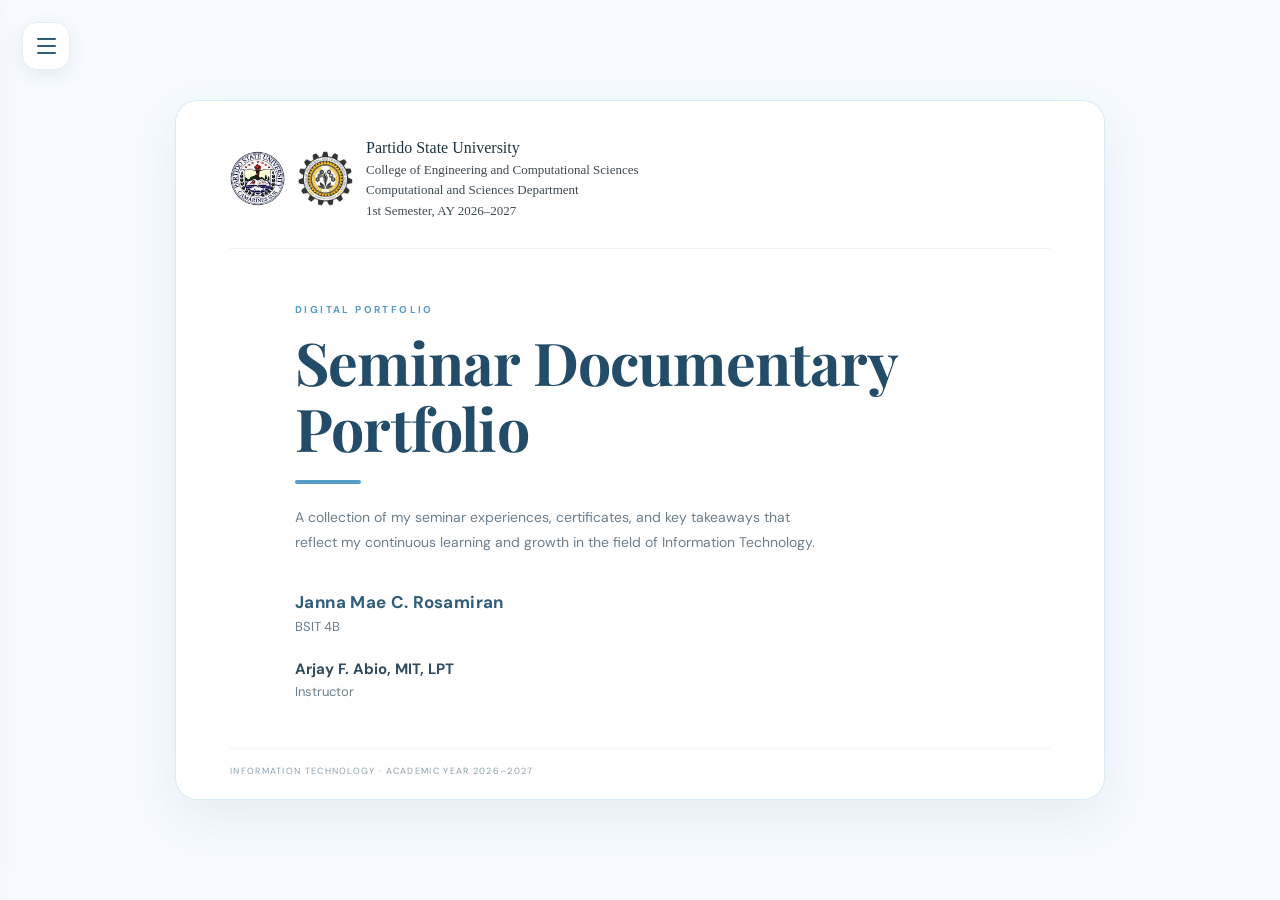
<file: Janna Mae/index.html>
<!DOCTYPE html>
<html lang="en">
<head>
  <meta charset="UTF-8">
  <meta name="viewport" content="width=device-width, initial-scale=1.0">
  <title>Rosamiran | BSIT 4B</title>
  <link rel="stylesheet" href="style.css">
</head>
  <button class="menu-button" aria-label="Open navigation menu" onclick="openMenu()">
    <span></span><span></span><span></span>
  </button>
  <div class="menu-overlay" id="menuOverlay" onclick="closeMenu()"></div>
  <nav class="menu-panel" id="menuPanel" aria-label="Portfolio navigation">
    <button class="close-button" aria-label="Close navigation menu" onclick="closeMenu()">×</button>
    <div class="menu-heading">PORTFOLIO MENU</div>
    <a class="menu-link active" href="index.html"><span class="menu-number">⌂</span> Home</a>
    <a class="menu-link" href="theme1.html"><span class="menu-number">01</span> Emerging Trends and Innovations in IT</a>
    <a class="menu-link" href="theme2.html"><span class="menu-number">02</span> Cybersecurity and Ethical Issues in IT</a>
    <a class="menu-link" href="theme3.html"><span class="menu-number">03</span> Data Analytics and Artificial Intelligence</a>
    <a class="menu-link" href="theme4.html"><span class="menu-number">04</span> Cloud Computing, DevOps and Modern IT Infrastructure</a>
    <a class="menu-link" href="theme5.html"><span class="menu-number">05</span> Tech Entrepreneurship and Startups</a>
  </nav>

  <main class="cover">
    <section class="cover-card">
      <header class="school-header">
        <div class="logo-placeholder" aria-label="University seal placeholder">
          <img src="Logo/parsu logo.png" alt="University Logo">
        </div>
        <div class="logo-placeholder gear" aria-label="College seal placeholder">
          <img src="Logo/cecs logo.png" alt="CCS Logo">
        </div>

        <div class="school-text">
          <div class="university">Partido State University</div>
          <div>College of Engineering and Computational Sciences</div>
          <div>Computational and Sciences Department</div>
          <div>1st Semester, AY 2026–2027</div>
        </div>
      </header>

      <div class="cover-main">
        <div class="eyebrow">DIGITAL PORTFOLIO</div>
        <h1>Seminar Documentary<br>Portfolio</h1>
        <div class="title-rule"></div>
        <p class="cover-description">A collection of my seminar experiences, certificates, and key takeaways that reflect my continuous learning and growth in the field of Information Technology.</p>
        <div class="student-block">
          <div class="student-name">Janna Mae C. Rosamiran</div>
          <div class="student-course">BSIT 4B</div>
        </div>
        <div class="instructor-block">
          <div class="instructor-name">Arjay F. Abio, MIT, LPT</div>
          <div class="instructor-title">Instructor</div>
        </div>
      </div>
      <footer class="cover-footer">INFORMATION TECHNOLOGY · ACADEMIC YEAR 2026–2027</footer>
    </section>
  </main>
  <script src="script.js"></script>
</body>
</html>
</file>
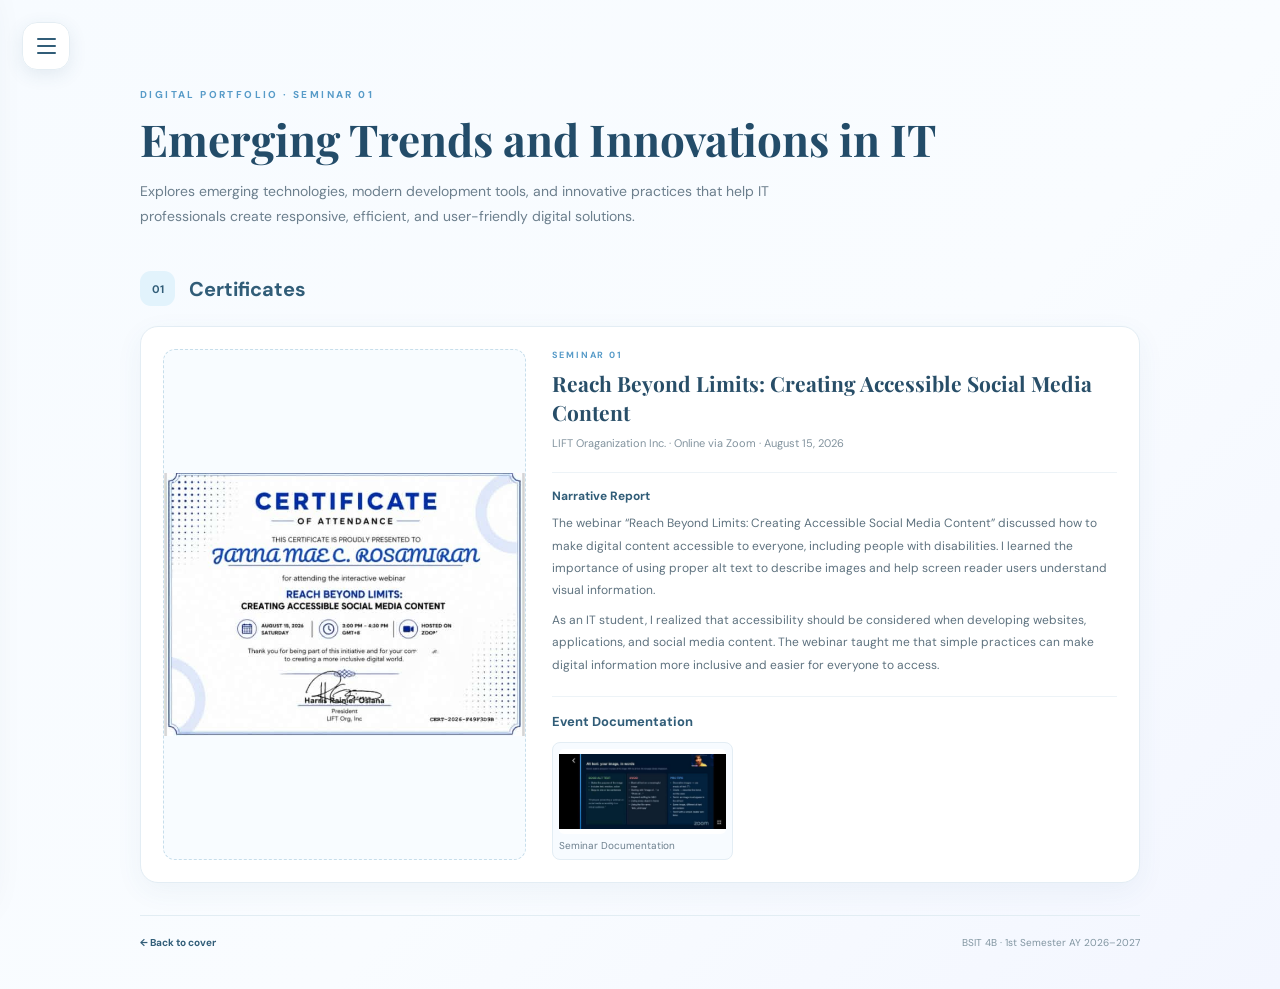
<file: Janna Mae/theme1.html>
<!DOCTYPE html>
<html lang="en">
<head>
  <meta charset="UTF-8">
  <meta name="viewport" content="width=device-width, initial-scale=1.0">
  <title>Seminar 1 | Digital Portfolio</title>
  <link rel="stylesheet" href="style.css">
</head>
<body class="theme-body">

  <button class="menu-button" aria-label="Open navigation menu" onclick="openMenu()">
    <span></span><span></span><span></span>
  </button>

  <div class="menu-overlay" id="menuOverlay" onclick="closeMenu()"></div>

  <nav class="menu-panel" id="menuPanel" aria-label="Portfolio navigation">
    <button class="close-button" aria-label="Close navigation menu" onclick="closeMenu()">×</button>
    <div class="menu-heading">PORTFOLIO MENU</div>

    <a class="menu-link" href="index.html"><span class="menu-number">⌂</span> Home</a>
    <a class="menu-link active" href="theme1.html"><span class="menu-number">01</span> Emerging Trends and Innovations in IT</a>
    <a class="menu-link" href="theme2.html"><span class="menu-number">02</span> Cybersecurity and Ethical Issues in IT</a>
    <a class="menu-link" href="theme3.html"><span class="menu-number">03</span> Data Analytics and Artificial Intelligence in Practice</a>
    <a class="menu-link" href="theme4.html"><span class="menu-number">04</span> Cloud Computing, DevOps and Modern IT Infrastructure</a>
    <a class="menu-link" href="theme5.html"><span class="menu-number">05</span> Tech Entrepreneurship and Startups in the IT Industry</a>
  </nav>

  <main class="theme-container">

    <div class="page-kicker">DIGITAL PORTFOLIO · SEMINAR 01</div>

    <h1 class="theme-title">Emerging Trends and Innovations in IT</h1>

    <p class="theme-intro">
      Explores emerging technologies, modern development tools, and innovative practices that help IT professionals create responsive, efficient, and user-friendly digital solutions.
    </p>

    <div class="section-heading">
      <span>01</span>
      <h2>Certificates</h2>
    </div>

    <div class="seminar-list">

      <article class="seminar-card">

        <div class="certificate-frame">
          <img
            src="Certificates/seminar 1.jpg"
            alt="Certificate for Reach Beyond Limits: Creating Accessible Social Media Content"
            onerror="this.style.display='none'; this.nextElementSibling.style.display='flex';"
          >

          <div class="certificate-placeholder">
            <span>＋</span>
            <strong>Certificate image</strong>
            <small>Replace theme1_certificate1.jpg in the certificates folder</small>
          </div>
        </div>

        <div class="seminar-details">

          <div class="seminar-label">SEMINAR 01</div>

          <h3>Reach Beyond Limits: Creating Accessible Social Media Content</h3>

          <p class="seminar-meta">
            LIFT Oraganization Inc. · Online via Zoom · August 15, 2026
          </p>

          <div class="reflection-heading">Narrative Report</div>

          <p class="reflection">
            The webinar “Reach Beyond Limits: Creating Accessible Social Media Content” discussed how to make digital content accessible to everyone, including people with disabilities. I learned the importance of using proper alt text to describe images and help screen reader users understand visual information.
          </p>

          <p class="reflection">
            As an IT student, I realized that accessibility should be considered when developing websites, applications, and social media content. The webinar taught me that simple practices can make digital information more inclusive and easier for everyone to access.
          </p>

        <div class="documentation-section">
        <h4>Event Documentation</h4>

            <div class="documentation-gallery">
                <figure>
                <img src="Documentations/theme1/theme 1 (1).jpg" alt="Seminar documentation 1">
                <figcaption>Seminar Documentation</figcaption>
                </figure>
            </div>
            </div>

            </div>
          </div>

        </div>
      </article>

    </div>

    <div class="page-footer">
      <a href="index.html">← Back to cover</a>
      <span>BSIT 4B · 1st Semester AY 2026–2027</span>
    </div>

  </main>

  <script src="script.js"></script>

</body>
</html>
</file>
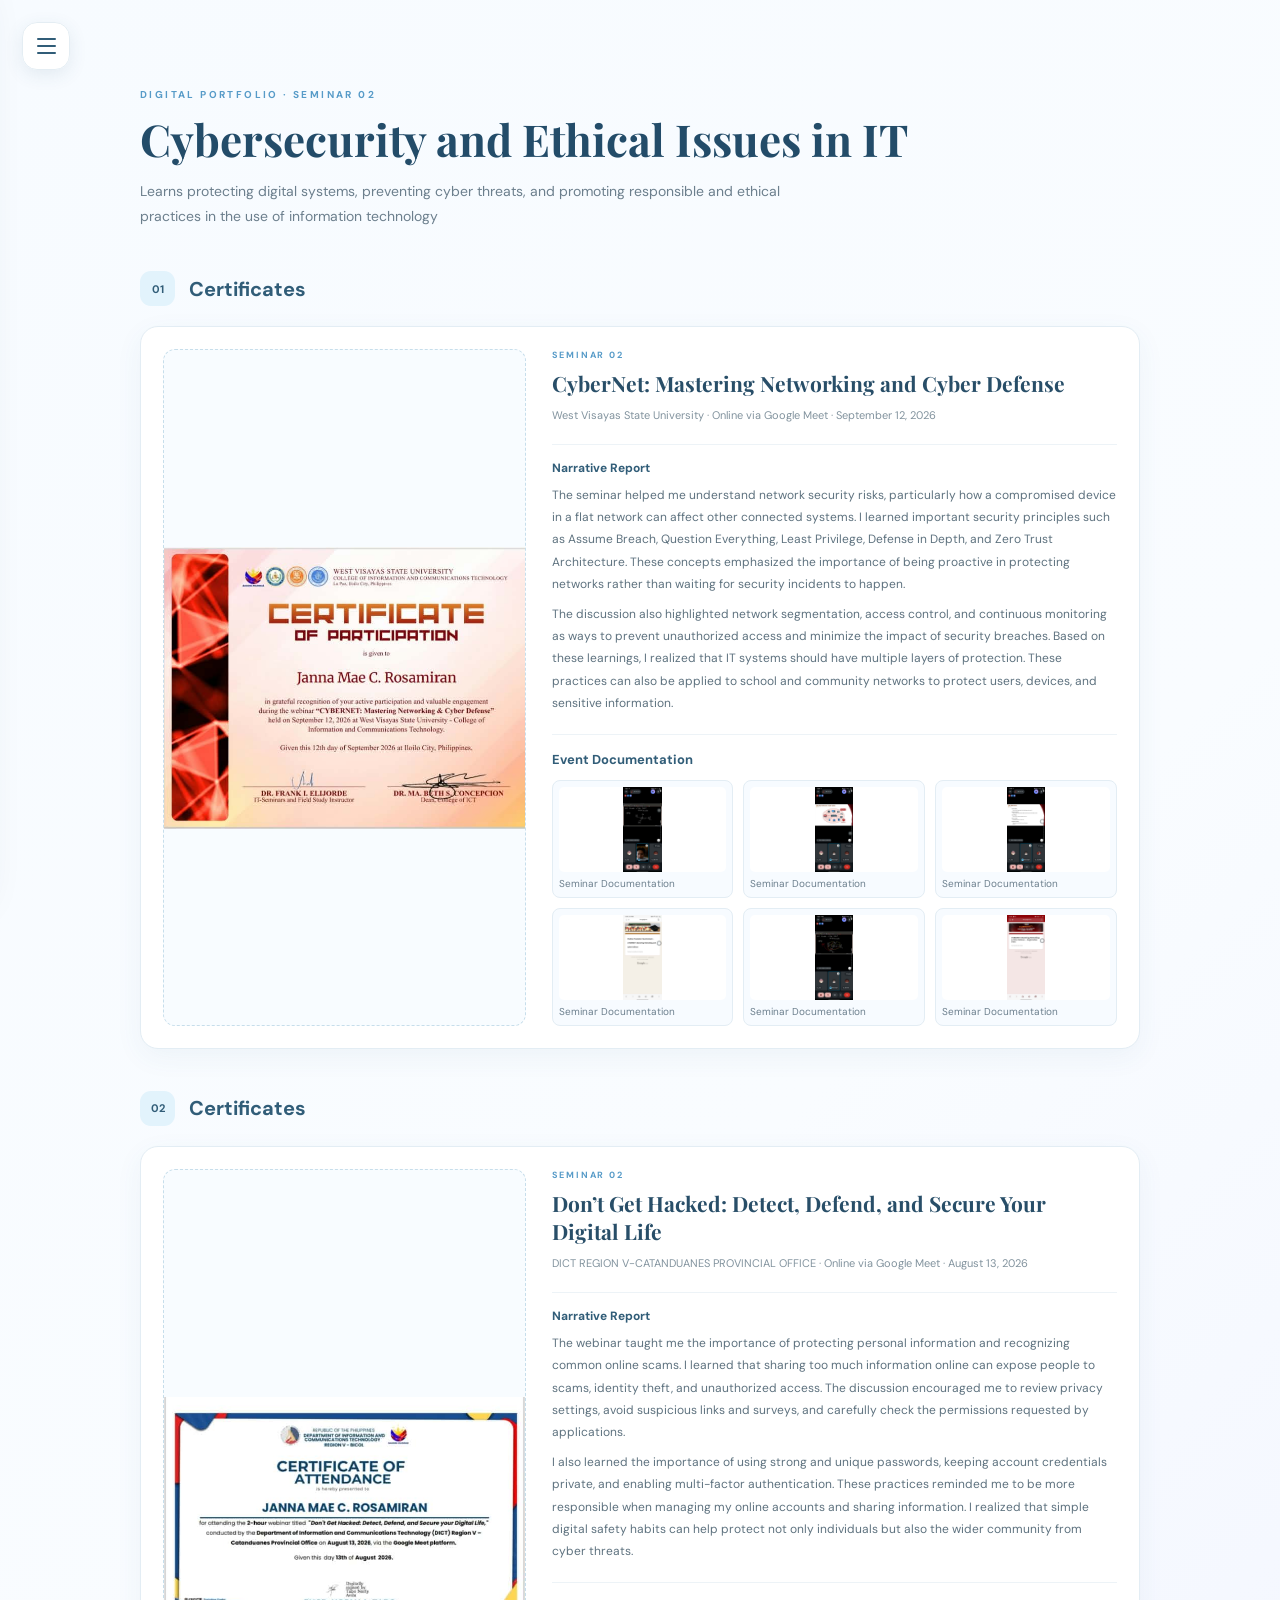
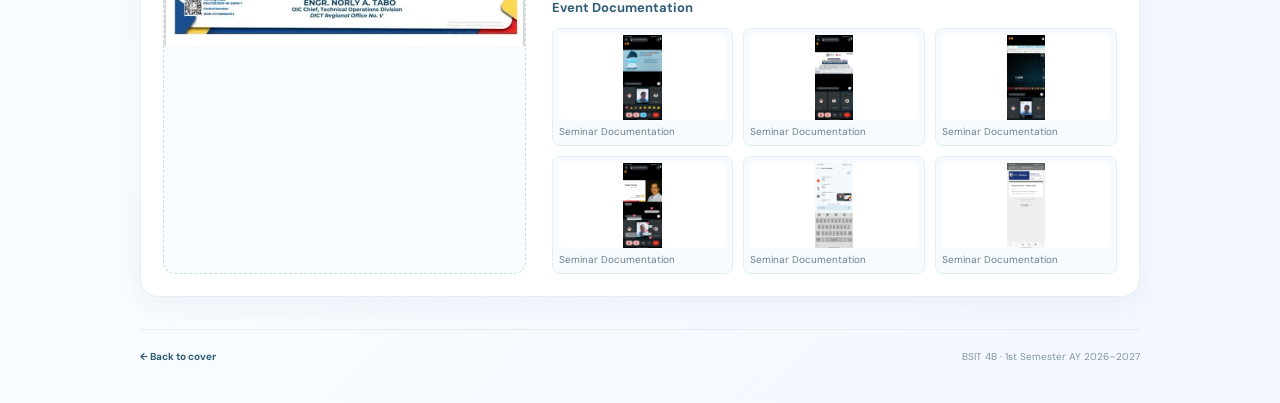
<file: Janna Mae/theme2.html>
<!DOCTYPE html>
<html lang="en">
<head>
  <meta charset="UTF-8">
  <meta name="viewport" content="width=device-width, initial-scale=1.0">
  <title>Seminar 2 | Digital Portfolio</title>
  <link rel="stylesheet" href="style.css">
</head>
<body class="theme-body">

  <button class="menu-button" aria-label="Open navigation menu" onclick="openMenu()">
    <span></span><span></span><span></span>
  </button>

  <div class="menu-overlay" id="menuOverlay" onclick="closeMenu()"></div>

  <nav class="menu-panel" id="menuPanel" aria-label="Portfolio navigation">
    <button class="close-button" aria-label="Close navigation menu" onclick="closeMenu()">×</button>
    <div class="menu-heading">PORTFOLIO MENU</div>

    <a class="menu-link" href="index.html"><span class="menu-number">⌂</span> Home</a>
    <a class="menu-link" href="theme1.html"><span class="menu-number">01</span> Emerging Trends and Innovations in IT</a>
    <a class="menu-link active" href="theme2.html"><span class="menu-number">02</span> Cybersecurity and Ethical Issues in IT</a>
    <a class="menu-link" href="theme3.html"><span class="menu-number">03</span> Data Analytics and Artificial Intelligence in Practice</a>
    <a class="menu-link" href="theme4.html"><span class="menu-number">04</span> Cloud Computing, DevOps and Modern IT Infrastructure</a>
    <a class="menu-link" href="theme5.html"><span class="menu-number">05</span> Tech Entrepreneurship and Startups in the IT Industry</a>
  </nav>

  <main class="theme-container">

    <div class="page-kicker">DIGITAL PORTFOLIO · SEMINAR 02</div>

    <h1 class="theme-title">Cybersecurity and Ethical Issues in IT</h1>

    <p class="theme-intro">
      Learns protecting digital systems, preventing cyber threats, and promoting responsible and ethical practices in the use of information technology
    </p>

    <div class="section-heading">
      <span>01</span>
      <h2>Certificates</h2>
    </div>

    <div class="seminar-list">

      <article class="seminar-card">

        <div class="certificate-frame">
          <img
            src="Certificates/seminar 2a.jpg"
            alt="Certificate for CyberNet: Mastering Networking and Cyber Defense"
            onerror="this.style.display='none'; this.nextElementSibling.style.display='flex';"
          >

          <div class="certificate-placeholder">
            <span>＋</span>
            <strong>Certificate image</strong>
            <small>Replace theme1_certificate1.jpg in the certificates folder</small>
          </div>
        </div>

        <div class="seminar-details">

          <div class="seminar-label">SEMINAR 02</div>

          <h3>CyberNet: Mastering Networking and Cyber Defense</h3>

          <p class="seminar-meta">
            West Visayas State University · Online via Google Meet · September 12, 2026
          </p>

          <div class="reflection-heading">Narrative Report</div>

          <p class="reflection">
            The seminar helped me understand network security risks, particularly how a compromised device in a flat network can affect other connected systems. I learned important security principles such as Assume Breach, Question Everything, Least Privilege, Defense in Depth, and Zero Trust Architecture. These concepts emphasized the importance of being proactive in protecting networks rather than waiting for security incidents to happen.
          </p>

          <p class="reflection">
            The discussion also highlighted network segmentation, access control, and continuous monitoring as ways to prevent unauthorized access and minimize the impact of security breaches. Based on these learnings, I realized that IT systems should have multiple layers of protection. These practices can also be applied to school and community networks to protect users, devices, and sensitive information.
          </p>

        <div class="documentation-section">
        <h4>Event Documentation</h4>

            <div class="documentation-gallery">
                <figure>
                <img src="Documentations/theme2A/theme2A (1).png" alt="Seminar documentation 1">
                <figcaption>Seminar Documentation</figcaption>
                </figure>

                <figure>
                <img src="Documentations/theme2A/theme2A (2).png" alt="Seminar documentation 2">
                <figcaption>Seminar Documentation</figcaption>
                </figure>

                <figure>
                <img src="Documentations/theme2A/theme2A (3).png" alt="Seminar documentation 3">
                <figcaption>Seminar Documentation</figcaption>
                </figure>

                <figure>
                <img src="Documentations/theme2A/theme2A (4).png" alt="Seminar documentation 4">
                <figcaption>Seminar Documentation</figcaption>
                </figure>

                <figure>
                <img src="Documentations/theme2A/theme2A (5).png" alt="Seminar documentation 5">
                <figcaption>Seminar Documentation</figcaption>
                </figure>

                <figure>
                <img src="Documentations/theme2A/theme2A (6).png" alt="Seminar documentation 6">
                <figcaption>Seminar Documentation</figcaption>
                </figure>
            </div>
            </div>

            </div>
          </div>

        </div>
      </article>

          <div class="section-heading">
      <span>02</span>
      <h2>Certificates</h2>
    </div>

    <div class="seminar-list">

      <article class="seminar-card">

        <div class="certificate-frame">
          <img
            src="Certificates/seminar 2b.jpg"
            alt="Certificate for Don’t Get Hacked: Detect, Defend, and Secure Your Digital Life"
            onerror="this.style.display='none'; this.nextElementSibling.style.display='flex';"
          >

          <div class="certificate-placeholder">
            <span>＋</span>
            <strong>Certificate image</strong>
            <small>Replace theme1_certificate1.jpg in the certificates folder</small>
          </div>
        </div>

        <div class="seminar-details">

          <div class="seminar-label">SEMINAR 02</div>

          <h3>Don’t Get Hacked: Detect, Defend, and Secure Your Digital Life</h3>

          <p class="seminar-meta">
            DICT REGION V-CATANDUANES PROVINCIAL OFFICE · Online via Google Meet · August 13, 2026
          </p>

          <div class="reflection-heading">Narrative Report</div>

          <p class="reflection">
            The webinar taught me the importance of protecting personal information and recognizing common online scams. I learned that sharing too much information online can expose people to scams, identity theft, and unauthorized access. The discussion encouraged me to review privacy settings, avoid suspicious links and surveys, and carefully check the permissions requested by applications.
          </p>

          <p class="reflection">
            I also learned the importance of using strong and unique passwords, keeping account credentials private, and enabling multi-factor authentication. These practices reminded me to be more responsible when managing my online accounts and sharing information. I realized that simple digital safety habits can help protect not only individuals but also the wider community from cyber threats.
          </p>

        <div class="documentation-section">
        <h4>Event Documentation</h4>

            <div class="documentation-gallery">
                <figure>
                <img src="Documentations/theme2B/theme2B (1).png" alt="Seminar documentation 1">
                <figcaption>Seminar Documentation</figcaption>
                </figure>

                <figure>
                <img src="Documentations/theme2B/theme2B (2).png" alt="Seminar documentation 2">
                <figcaption>Seminar Documentation</figcaption>
                </figure>

                <figure>
                <img src="Documentations/theme2B/theme2B (3).png" alt="Seminar documentation 3">
                <figcaption>Seminar Documentation</figcaption>
                </figure>

                <figure>
                <img src="Documentations/theme2B/theme2B (4).png" alt="Seminar documentation 4">
                <figcaption>Seminar Documentation</figcaption>
                </figure>

                <figure>
                <img src="Documentations/theme2B/theme2B (5).png" alt="Seminar documentation 5">
                <figcaption>Seminar Documentation</figcaption>
                </figure>

                <figure>
                <img src="Documentations/theme2B/theme2B (6).png" alt="Seminar documentation 6">
                <figcaption>Seminar Documentation</figcaption>
                </figure>
            </div>
            </div>

            </div>
          </div>

        </div>
      </article>


    </div>

    <div class="page-footer">
      <a href="index.html">← Back to cover</a>
      <span>BSIT 4B · 1st Semester AY 2026–2027</span>
    </div>

  </main>

  <script src="script.js"></script>

</body>
</html>
</file>
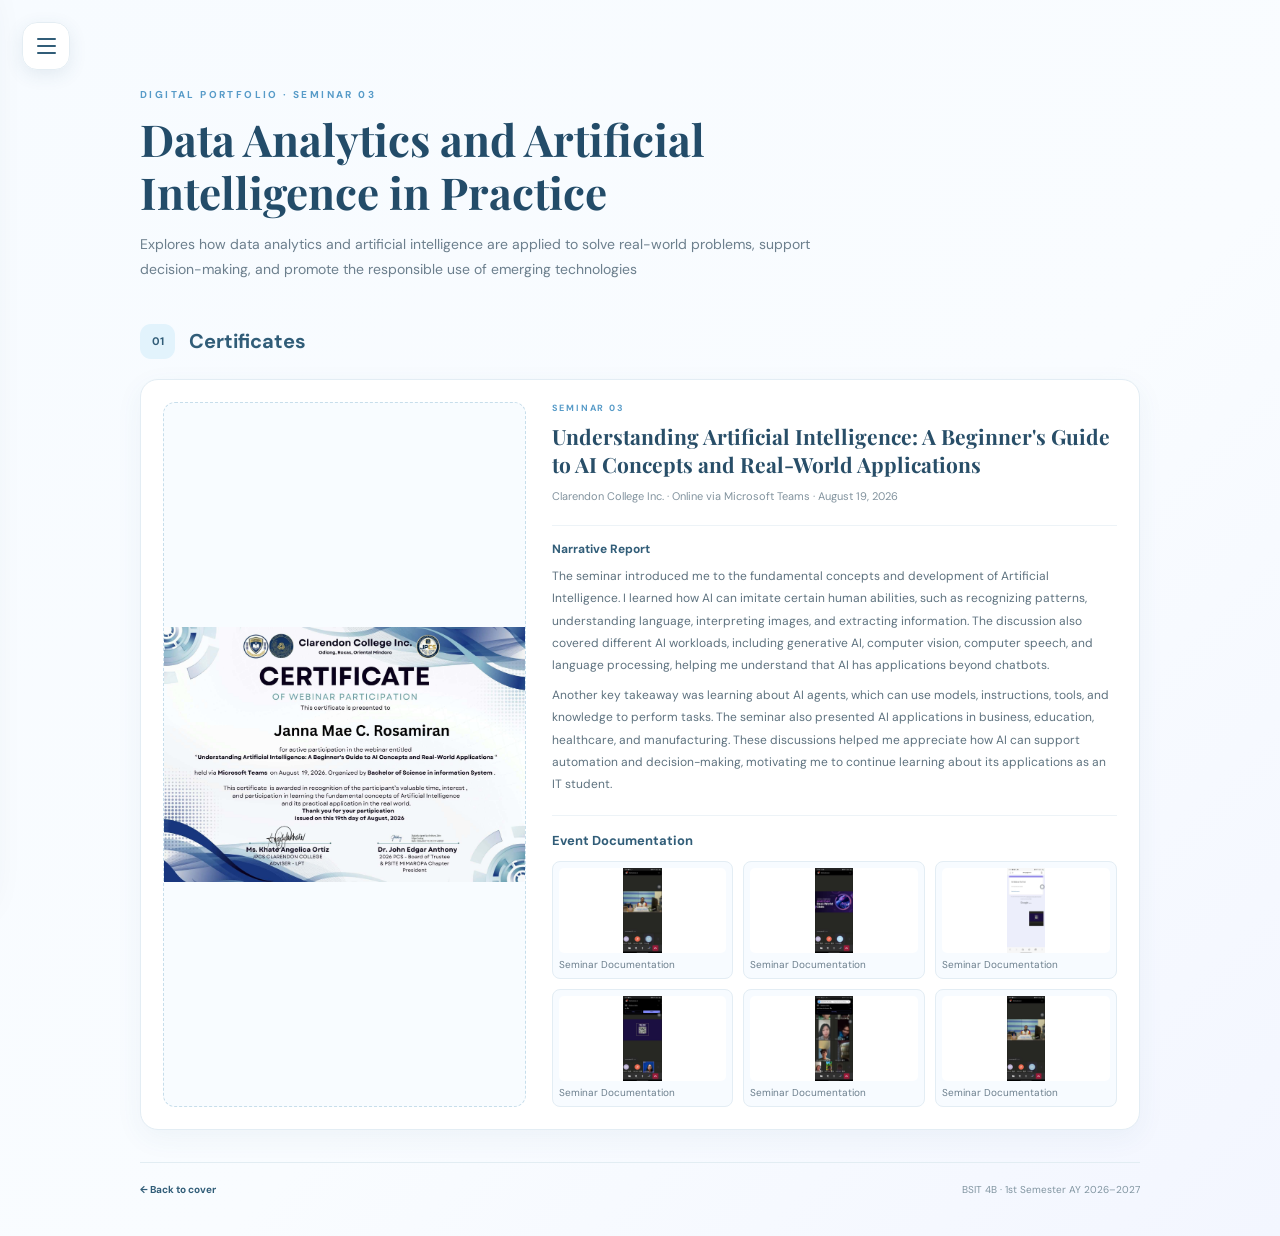
<file: Janna Mae/theme3.html>
<!DOCTYPE html>
<html lang="en">
<head>
  <meta charset="UTF-8">
  <meta name="viewport" content="width=device-width, initial-scale=1.0">
  <title>Seminar 3 | Digital Portfolio</title>
  <link rel="stylesheet" href="style.css">
</head>
<body class="theme-body">

  <button class="menu-button" aria-label="Open navigation menu" onclick="openMenu()">
    <span></span><span></span><span></span>
  </button>

  <div class="menu-overlay" id="menuOverlay" onclick="closeMenu()"></div>

  <nav class="menu-panel" id="menuPanel" aria-label="Portfolio navigation">
    <button class="close-button" aria-label="Close navigation menu" onclick="closeMenu()">×</button>
    <div class="menu-heading">PORTFOLIO MENU</div>

    <a class="menu-link" href="index.html"><span class="menu-number">⌂</span> Home</a>
    <a class="menu-link" href="theme1.html"><span class="menu-number">01</span> Emerging Trends and Innovations in IT</a>
    <a class="menu-link" href="theme2.html"><span class="menu-number">02</span> Cybersecurity and Ethical Issues in IT</a>
    <a class="menu-link active" href="theme3.html"><span class="menu-number">03</span> Data Analytics and Artificial Intelligence in Practice</a>
    <a class="menu-link" href="theme4.html"><span class="menu-number">04</span> Cloud Computing, DevOps and Modern IT Infrastructure</a>
    <a class="menu-link" href="theme5.html"><span class="menu-number">05</span> Tech Entrepreneurship and Startups in the IT Industry</a>
 </nav>

  <main class="theme-container">

    <div class="page-kicker">DIGITAL PORTFOLIO · SEMINAR 03</div>

    <h1 class="theme-title">Data Analytics and Artificial Intelligence in Practice</h1>

    <p class="theme-intro">
      Explores how data analytics and artificial intelligence are applied to solve real-world problems, support decision-making, and promote the responsible use of emerging technologies
    </p>

    <div class="section-heading">
      <span>01</span>
      <h2>Certificates</h2>
    </div>

    <div class="seminar-list">

      <article class="seminar-card">

        <div class="certificate-frame">
          <img
            src="Certificates/seminar 3.jpg"
            alt="Certificate for Understanding Artificial Intelligence: A Beginner's Guide to AI Concepts and Real-World Applications"
            onerror="this.style.display='none'; this.nextElementSibling.style.display='flex';"
          >

          <div class="certificate-placeholder">
            <span>＋</span>
            <strong>Certificate image</strong>
            <small>Replace theme1_certificate1.jpg in the certificates folder</small>
          </div>
        </div>

        <div class="seminar-details">

          <div class="seminar-label">SEMINAR 03</div>

          <h3>Understanding Artificial Intelligence: A Beginner's Guide to AI Concepts and Real-World Applications</h3>

          <p class="seminar-meta">
            Clarendon College Inc. · Online via Microsoft Teams · August 19, 2026
          </p>

          <div class="reflection-heading">Narrative Report</div>

          <p class="reflection">
            The seminar introduced me to the fundamental concepts and development of Artificial Intelligence. I learned how AI can imitate certain human abilities, such as recognizing patterns, understanding language, interpreting images, and extracting information. The discussion also covered different AI workloads, including generative AI, computer vision, computer speech, and language processing, helping me understand that AI has applications beyond chatbots.
          </p>

          <p class="reflection">
            Another key takeaway was learning about AI agents, which can use models, instructions, tools, and knowledge to perform tasks. The seminar also presented AI applications in business, education, healthcare, and manufacturing. These discussions helped me appreciate how AI can support automation and decision-making, motivating me to continue learning about its applications as an IT student.
          </p>

        <div class="documentation-section">
        <h4>Event Documentation</h4>

            <div class="documentation-gallery">
                <figure>
                <img src="Documentations/theme3A/theme3A (1).png" alt="Seminar documentation 1">
                <figcaption>Seminar Documentation</figcaption>
                </figure>

                <figure>
                <img src="Documentations/theme3A/theme3A (2).png" alt="Seminar documentation 2">
                <figcaption>Seminar Documentation</figcaption>
                </figure>

                <figure>
                <img src="Documentations/theme3A/theme3A (3).png" alt="Seminar documentation 3">
                <figcaption>Seminar Documentation</figcaption>
                </figure>

                <figure>
                <img src="Documentations/theme3A/theme3A (4).png" alt="Seminar documentation 4">
                <figcaption>Seminar Documentation</figcaption>
                </figure>

                <figure>
                <img src="Documentations/theme3A/theme3A (5).png" alt="Seminar documentation 5">
                <figcaption>Seminar Documentation</figcaption>
                </figure>

                <figure>
                <img src="Documentations/theme3A/theme3A (1).png" alt="Seminar documentation 6">
                <figcaption>Seminar Documentation</figcaption>
                </figure>
            </div>
            </div>

            </div>
          </div>

        </div>
      </article>

    </div>

    <div class="page-footer">
      <a href="index.html">← Back to cover</a>
      <span>BSIT 4B · 1st Semester AY 2026–2027</span>
    </div>

  </main>

  <script src="script.js"></script>

</body>
</html>
</file>
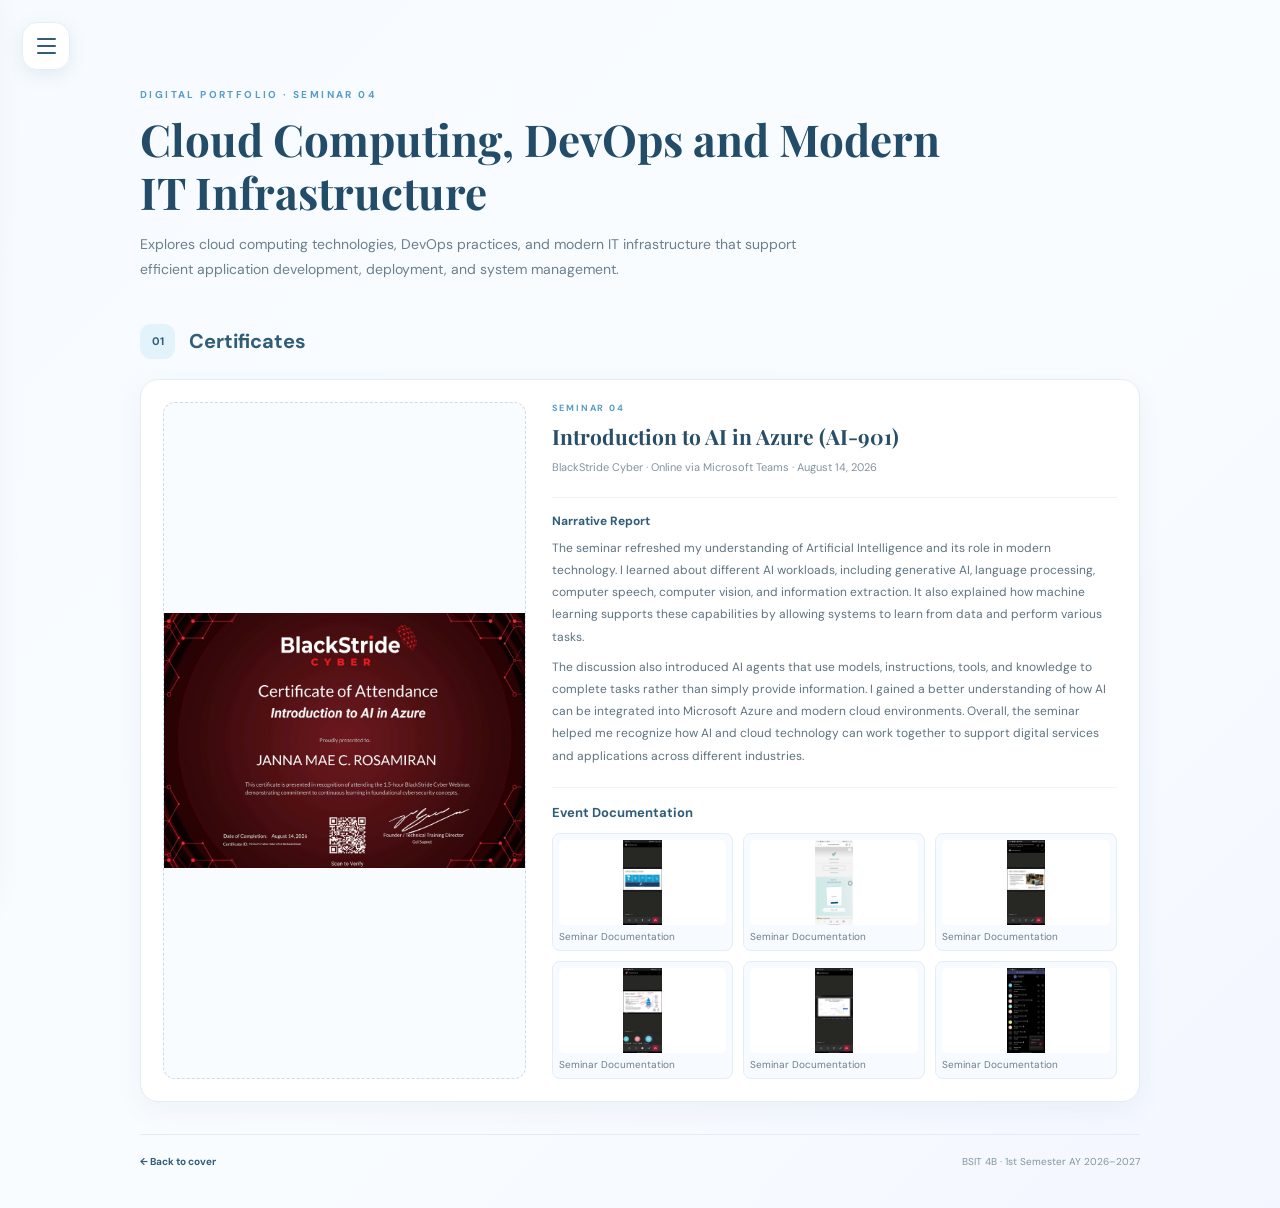
<file: Janna Mae/theme4.html>
<!DOCTYPE html>
<html lang="en">
<head>
  <meta charset="UTF-8">
  <meta name="viewport" content="width=device-width, initial-scale=1.0">
  <title>Seminar 4 | Digital Portfolio</title>
  <link rel="stylesheet" href="style.css">
</head>
<body class="theme-body">

  <button class="menu-button" aria-label="Open navigation menu" onclick="openMenu()">
    <span></span><span></span><span></span>
  </button>

  <div class="menu-overlay" id="menuOverlay" onclick="closeMenu()"></div>

  <nav class="menu-panel" id="menuPanel" aria-label="Portfolio navigation">
    <button class="close-button" aria-label="Close navigation menu" onclick="closeMenu()">×</button>
    <div class="menu-heading">PORTFOLIO MENU</div>

    <a class="menu-link" href="index.html"><span class="menu-number">⌂</span> Home</a>
    <a class="menu-link" href="theme1.html"><span class="menu-number">01</span> Emerging Trends and Innovations in IT</a>
    <a class="menu-link" href="theme2.html"><span class="menu-number">02</span> Cybersecurity and Ethical Issues in IT</a>
    <a class="menu-link" href="theme3.html"><span class="menu-number">03</span> Data Analytics and Artificial Intelligence in Practice</a>
    <a class="menu-link active" href="theme4.html"><span class="menu-number">04</span> Cloud Computing, DevOps and Modern IT Infrastructure</a>
    <a class="menu-link" href="theme5.html"><span class="menu-number">05</span> Tech Entrepreneurship and Startups in the IT Industry</a>
  </nav>

  <main class="theme-container">

    <div class="page-kicker">DIGITAL PORTFOLIO · SEMINAR 04</div>

    <h1 class="theme-title">Cloud Computing, DevOps and Modern IT Infrastructure</h1>

    <p class="theme-intro">
        Explores cloud computing technologies, DevOps practices, and modern IT infrastructure that support efficient application development, deployment, and system management.
    </p>

    <div class="section-heading">
      <span>01</span>
      <h2>Certificates</h2>
    </div>

    <div class="seminar-list">

      <article class="seminar-card">

        <div class="certificate-frame">
          <img
            src="Certificates/seminar 4.jpg"
            alt="Certificate for Introduction to AI in Azure(AI-901)"
            onerror="this.style.display='none'; this.nextElementSibling.style.display='flex';"
          >

          <div class="certificate-placeholder">
            <span>＋</span>
            <strong>Certificate image</strong>
            <small>Replace theme1_certificate1.jpg in the certificates folder</small>
          </div>
        </div>

        <div class="seminar-details">

          <div class="seminar-label">SEMINAR 04</div>

          <h3>Introduction to AI in Azure (AI-901)</h3>

          <p class="seminar-meta">
            BlackStride Cyber · Online via Microsoft Teams · August 14, 2026
          </p>

          <div class="reflection-heading">Narrative Report</div>

          <p class="reflection">
            The seminar refreshed my understanding of Artificial Intelligence and its role in modern technology. I learned about different AI workloads, including generative AI, language processing, computer speech, computer vision, and information extraction. It also explained how machine learning supports these capabilities by allowing systems to learn from data and perform various tasks.
          </p>

          <p class="reflection">
            The discussion also introduced AI agents that use models, instructions, tools, and knowledge to complete tasks rather than simply provide information. I gained a better understanding of how AI can be integrated into Microsoft Azure and modern cloud environments. Overall, the seminar helped me recognize how AI and cloud technology can work together to support digital services and applications across different industries.
          </p>

        <div class="documentation-section">
        <h4>Event Documentation</h4>

            <div class="documentation-gallery">
                <figure>
                <img src="Documentations/theme4/theme4 (1).png" alt="Seminar documentation 1">
                <figcaption>Seminar Documentation</figcaption>
                </figure>

                <figure>
                <img src="Documentations/theme4/theme4 (2).png" alt="Seminar documentation 2">
                <figcaption>Seminar Documentation</figcaption>
                </figure>

                <figure>
                <img src="Documentations/theme4/theme4 (3).png" alt="Seminar documentation 3">
                <figcaption>Seminar Documentation</figcaption>
                </figure>

                <figure>
                <img src="Documentations/theme4/theme4 (4).png" alt="Seminar documentation 4">
                <figcaption>Seminar Documentation</figcaption>
                </figure>

                <figure>
                <img src="Documentations/theme4/theme4 (5).png" alt="Seminar documentation 5">
                <figcaption>Seminar Documentation</figcaption>
                </figure>

                <figure>
                <img src="Documentations/theme4/theme4 (6).png" alt="Seminar documentation 6">
                <figcaption>Seminar Documentation</figcaption>
                </figure>
            </div>
            </div>

            </div>
          </div>

        </div>
      </article>

    </div>

    <div class="page-footer">
      <a href="index.html">← Back to cover</a>
      <span>BSIT 4B · 1st Semester AY 2026–2027</span>
    </div>

  </main>

  <script src="script.js"></script>

</body>
</html>
</file>
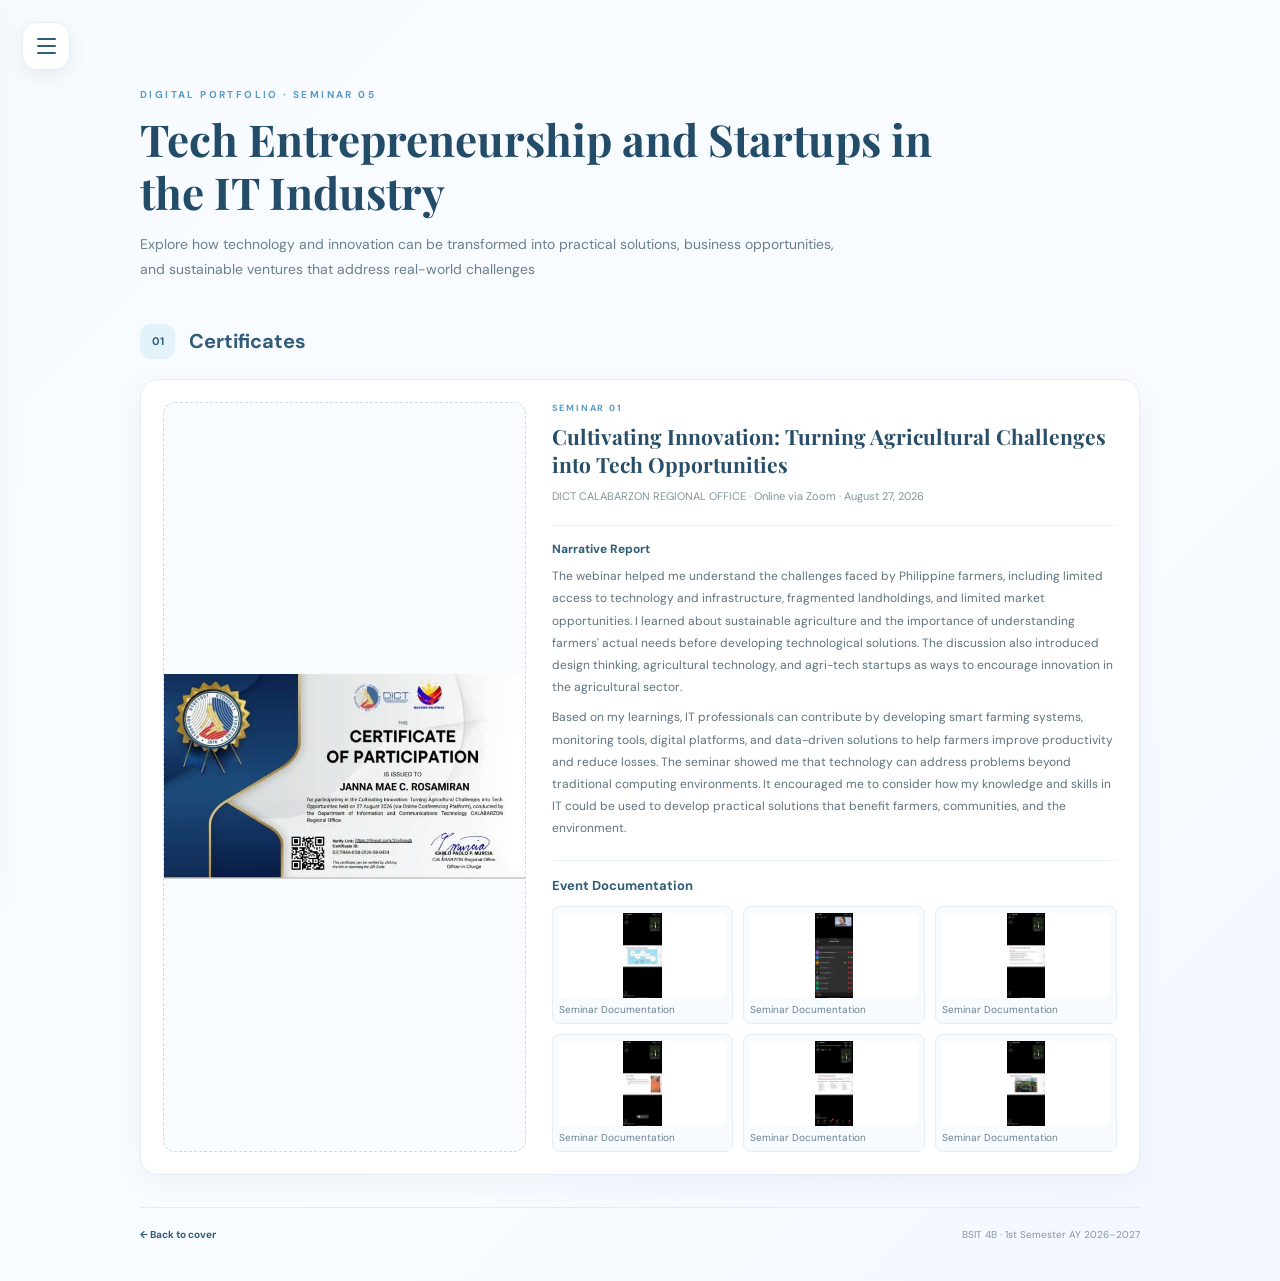
<file: Janna Mae/theme5.html>
<!DOCTYPE html>
<html lang="en">
<head>
  <meta charset="UTF-8">
  <meta name="viewport" content="width=device-width, initial-scale=1.0">
  <title>Seminar 5 | Digital Portfolio</title>
  <link rel="stylesheet" href="style.css">
</head>
<body class="theme-body">

  <button class="menu-button" aria-label="Open navigation menu" onclick="openMenu()">
    <span></span><span></span><span></span>
  </button>

  <div class="menu-overlay" id="menuOverlay" onclick="closeMenu()"></div>

  <nav class="menu-panel" id="menuPanel" aria-label="Portfolio navigation">
    <button class="close-button" aria-label="Close navigation menu" onclick="closeMenu()">×</button>
    <div class="menu-heading">PORTFOLIO MENU</div>

    <a class="menu-link" href="index.html"><span class="menu-number">⌂</span> Home</a>
    <a class="menu-link" href="theme1.html"><span class="menu-number">01</span> Emerging Trends and Innovations in IT</a>
    <a class="menu-link" href="theme2.html"><span class="menu-number">02</span> Cybersecurity and Ethical Issues in IT</a>
    <a class="menu-link" href="theme3.html"><span class="menu-number">03</span> Data Analytics and Artificial Intelligence in Practice</a>
    <a class="menu-link" href="theme4.html"><span class="menu-number">04</span> Cloud Computing, DevOps and Modern IT Infrastructure</a>
    <a class="menu-link active" href="theme5.html"><span class="menu-number">05</span> Tech Entrepreneurship and Startups in the IT Industry</a>

  </nav>

  <main class="theme-container">

    <div class="page-kicker">DIGITAL PORTFOLIO · SEMINAR 05</div>

    <h1 class="theme-title">Tech Entrepreneurship and Startups in the IT Industry</h1>

    <p class="theme-intro">
      Explore how technology and innovation can be transformed into practical solutions, business opportunities, and sustainable ventures that address real-world challenges
    </p>

    <div class="section-heading">
      <span>01</span>
      <h2>Certificates</h2>
    </div>

    <div class="seminar-list">

      <article class="seminar-card">

        <div class="certificate-frame">
          <img
            src="Certificates/seminar 5.jpg"
            alt="Certificate for Cultivating Innovation: Turning Agricultural Challenges into Tech Opportunities"
            onerror="this.style.display='none'; this.nextElementSibling.style.display='flex';"
          >

          <div class="certificate-placeholder">
            <span>＋</span>
            <strong>Certificate image</strong>
            <small>Replace theme1_certificate1.jpg in the certificates folder</small>
          </div>
        </div>

        <div class="seminar-details">

          <div class="seminar-label">SEMINAR 01</div>

          <h3>Cultivating Innovation: Turning Agricultural Challenges into Tech Opportunities</h3>

          <p class="seminar-meta">
            DICT CALABARZON REGIONAL OFFICE · Online via Zoom · August 27, 2026
          </p>

          <div class="reflection-heading">Narrative Report</div>

          <p class="reflection">
            The webinar helped me understand the challenges faced by Philippine farmers, including limited access to technology and infrastructure, fragmented landholdings, and limited market opportunities. I learned about sustainable agriculture and the importance of understanding farmers' actual needs before developing technological solutions. The discussion also introduced design thinking, agricultural technology, and agri-tech startups as ways to encourage innovation in the agricultural sector.
          </p>

          <p class="reflection">
            Based on my learnings, IT professionals can contribute by developing smart farming systems, monitoring tools, digital platforms, and data-driven solutions to help farmers improve productivity and reduce losses. The seminar showed me that technology can address problems beyond traditional computing environments. It encouraged me to consider how my knowledge and skills in IT could be used to develop practical solutions that benefit farmers, communities, and the environment.
          </p>

        <div class="documentation-section">
        <h4>Event Documentation</h4>

            <div class="documentation-gallery">
                <figure>
                <img src="Documentations/theme5/theme5 (1).png" alt="Seminar documentation 1">
                <figcaption>Seminar Documentation</figcaption>
                </figure>

                <figure>
                <img src="Documentations/theme5/theme5 (2).png" alt="Seminar documentation 2">
                <figcaption>Seminar Documentation</figcaption>
                </figure>

                <figure>
                <img src="Documentations/theme5/theme5 (3).png" alt="Seminar documentation 3">
                <figcaption>Seminar Documentation</figcaption>
                </figure>

                <figure>
                <img src="Documentations/theme5/theme5 (4).png" alt="Seminar documentation 4">
                <figcaption>Seminar Documentation</figcaption>
                </figure>

                <figure>
                <img src="Documentations/theme5/theme5 (5).png" alt="Seminar documentation 5">
                <figcaption>Seminar Documentation</figcaption>
                </figure>

                <figure>
                <img src="Documentations/theme5/theme5 (6).png" alt="Seminar documentation 6">
                <figcaption>Seminar Documentation</figcaption>
                </figure>
            </div>
            </div>

            </div>
          </div>

        </div>
      </article>

    </div>

    <div class="page-footer">
      <a href="index.html">← Back to cover</a>
      <span>BSIT 4B · 1st Semester AY 2026–2027</span>
    </div>

  </main>

  <script src="script.js"></script>

</body>
</html>
</file>
<file: Janna Mae/style.css>
@import url('https://fonts.googleapis.com/css2?family=DM+Sans:wght@400;500;600;700&family=Playfair+Display:wght@600;700&display=swap');

:root {
  --blue: #579bc8;
  --blue-deep: #315d78;
  --blue-soft: #e2f3fc;
  --blue-pale: #f7fbff;
  --text: #304653;
  --muted: #6c7f8d;
  --white: #ffffff;
  --line: #dceaf2;
  --shadow: 0 18px 55px rgba(56, 103, 132, .10);
}

* {
  box-sizing: border-box;
}

html {
  scroll-behavior: smooth;
}

body {
  margin: 0;
  color: var(--text);
  font-family: 'DM Sans', Arial, sans-serif;
  background: var(--blue-pale);
}

a {
  color: inherit;
}

/* menu */
.menu-button {
  position: fixed;
  z-index: 30;
  top: 22px;
  left: 22px;
  width: 48px;
  height: 48px;
  border: 1px solid #e4edf3;
  border-radius: 15px;
  background: rgba(255, 255, 255, .96);
  box-shadow: 0 5px 18px rgba(49, 93, 120, .10);
  display: flex;
  flex-direction: column;
  justify-content: center;
  align-items: center;
  gap: 5px;
  cursor: pointer;
}

.menu-button span {
  width: 19px;
  height: 2px;
  border-radius: 4px;
  background: var(--blue-deep);
}

/* side menu */
.menu-panel {
  position: fixed;
  z-index: 50;
  top: 0;
  left: 0;
  bottom: 0;
  width: 360px;
  max-width: 88vw;
  padding: 82px 20px 26px;
  background: white;
  box-shadow: 14px 0 40px rgba(24, 59, 80, .13);
  transform: translateX(-110%);
  transition: transform .28s ease;
  overflow-y: auto;
}

.menu-panel.open {
  transform: translateX(0);
}

.close-button {
  position: absolute;
  top: 20px;
  right: 20px;
  border: 0;
  background: #f0f7fb;
  color: var(--blue-deep);
  border-radius: 12px;
  width: 38px;
  height: 38px;
  font-size: 27px;
  line-height: 1;
  cursor: pointer;
}

.menu-heading {
  color: var(--muted);
  font-size: 10px;
  font-weight: 700;
  letter-spacing: 2px;
  margin: 0 0 16px 10px;
}

.menu-link {
  display: flex;
  gap: 12px;
  align-items: flex-start;
  text-decoration: none;
  padding: 13px 12px;
  border-radius: 12px;
  font-size: 13px;
  line-height: 1.45;
  margin-bottom: 5px;
}

.menu-link:hover,
.menu-link.active {
  background: #edf7fd;
  color: var(--blue-deep);
}

.menu-number {
  flex: 0 0 28px;
  color: var(--blue);
  font-weight: 700;
  font-size: 11px;
  padding-top: 2px;
}

.menu-overlay {
  position: fixed;
  z-index: 40;
  inset: 0;
  background: rgba(26, 50, 64, .25);
  opacity: 0;
  visibility: hidden;
  transition: .25s;
}

.menu-overlay.show {
  opacity: 1;
  visibility: visible;
}

/* page cover */
.cover-body {
  min-height: 100vh;
  background:
    radial-gradient(ellipse at 15% 10%, #e4f5ff 0, transparent 40%),
    radial-gradient(ellipse at 90% 90%, #f0eefe 0, transparent 35%),
    #f7fbff;
}

.cover {
  min-height: 100vh;
  padding: 42px 24px;
  display: flex;
  justify-content: center;
  align-items: center;
}

.cover-card {
  width: min(100%, 930px);
  min-height: 690px;
  background: rgba(255, 255, 255, .95);
  border: 1px solid rgba(216, 233, 243, .95);
  border-radius: 22px;
  box-shadow: var(--shadow);
  padding: 35px 54px 22px;
  display: flex;
  flex-direction: column;
}

.school-header {
  display: flex;
  align-items: center;
  gap: 13px;
  padding-bottom: 27px;
  border-bottom: 1px solid #edf3f7;
}

/* Adjust logo sizes */
.logo-placeholder {
  width: 55px;
  height: 55px;
  flex-shrink: 0;
}

.logo-placeholder img {
  width: 100%;
  height: 100%;
  object-fit: contain;
  display: block;
}

.school-text {
  font-family: Georgia, serif;
  font-size: 13px;
  line-height: 1.55;
  color: #3d4a52;
}

.school-text .university {
  font-size: 16px;
  color: #1f3442;
}

.cover-main {
  width: min(100%, 690px);
  margin: auto;
  padding: 54px 0 48px;
}

.eyebrow,
.page-kicker {
  color: var(--blue);
  font-size: 10px;
  font-weight: 700;
  letter-spacing: 2.4px;
}

.cover h1 {
  margin: 13px 0 18px;
  font: 700 clamp(37px, 5.5vw, 59px)/1.13 'Playfair Display', Georgia, serif;
  letter-spacing: -.8px;
  color: #234c69;
}

.title-rule {
  width: 66px;
  height: 4px;
  border-radius: 5px;
  background: var(--blue);
  margin: 0 0 21px;
}

.cover-description {
  max-width: 520px;
  color: var(--muted);
  font-size: 14px;
  line-height: 1.8;
  margin: 0;
}

.student-block {
  margin-top: 36px;
}

.student-name {
  color: var(--blue-deep);
  font-weight: 700;
  font-size: 17px;
  letter-spacing: .4px;
}

.student-course {
  margin-top: 5px;
  font-size: 13px;
  color: var(--muted);
}

.instructor-block {
  margin-top: 24px;
}

.instructor-name {
  font-weight: 700;
  font-size: 15px;
  color: #304c5e;
}

.instructor-title {
  margin-top: 4px;
  color: var(--muted);
  font-size: 13px;
}

.cover-footer {
  padding-top: 16px;
  border-top: 1px solid #edf3f7;
  color: #8aa0ad;
  font-size: 9px;
  letter-spacing: 1.3px;
}

/* seminar pages */
.theme-body {
  background: linear-gradient(
    135deg,
    #f7fbff 0%,
    #f9fcff 58%,
    #f3f6ff 100%
  );
  min-height: 100vh;
}

.theme-container {
  width: min(calc(100% - 40px), 1000px);
  margin: 0 auto;
  padding: 88px 0 40px;
}

.theme-title {
  margin: 12px 0 13px;
  max-width: 800px;
  font: 700 clamp(30px, 4vw, 44px)/1.2 'Playfair Display', Georgia, serif;
  color: #234c69;
}

.theme-intro {
  max-width: 700px;
  margin: 0;
  color: var(--muted);
  font-size: 14px;
  line-height: 1.8;
}

.section-heading {
  display: flex;
  align-items: center;
  gap: 14px;
  margin: 42px 0 20px;
}

.section-heading span {
  display: grid;
  place-items: center;
  width: 35px;
  height: 35px;
  border-radius: 11px;
  background: var(--blue-soft);
  color: var(--blue-deep);
  font-size: 11px;
  font-weight: 700;
}

.section-heading h2 {
  margin: 0;
  color: var(--blue-deep);
  font-size: 20px;
}

.seminar-list {
  display: flex;
  flex-direction: column;
  gap: 22px;
}

/* card */
.seminar-card {
  display: grid;
  grid-template-columns: minmax(220px, 38%) minmax(0, 1fr);
  gap: 26px;
  background: white;
  border: 1px solid #e3edf4;
  border-radius: 18px;
  padding: 22px;
  box-shadow: 0 8px 28px rgba(56, 103, 132, .06);
  min-width: 0;
}

.certificate-frame {
  min-height: 210px;
  position: relative;
  display: flex;
  align-items: center;
  justify-content: center;
  overflow: hidden;
  border-radius: 12px;
  border: 1px dashed #c7deeb;
  background: #f8fcff;
}

.certificate-frame img {
  display: block;
  width: 100%;
  height: 100%;
  max-height: 290px;
  object-fit: contain;
  position: relative;
  z-index: 2;
}

.certificate-placeholder {
  position: absolute;
  inset: 0;
  display: flex;
  flex-direction: column;
  align-items: center;
  justify-content: center;
  text-align: center;
  gap: 7px;
  padding: 15px;
  color: #6e8a9b;
}

.certificate-placeholder span {
  display: grid;
  place-items: center;
  width: 37px;
  height: 37px;
  border-radius: 12px;
  background: #e5f4fc;
  color: var(--blue);
  font-size: 24px;
}

.certificate-placeholder strong {
  font-size: 12px;
}

.certificate-placeholder small {
  font-size: 10px;
  line-height: 1.5;
}

.seminar-label {
  color: var(--blue);
  font-size: 9px;
  letter-spacing: 1.8px;
  font-weight: 700;
}

.seminar-details {
  min-width: 0;
}

.seminar-details h3 {
  margin: 8px 0 9px;
  color: #284e68;
  font: 700 21px/1.35 'Playfair Display', Georgia, serif;
  overflow-wrap: anywhere;
}

.seminar-meta {
  margin: 0;
  color: #82939e;
  font-size: 11px;
  line-height: 1.6;
}

.reflection-heading {
  margin-top: 20px;
  padding-top: 15px;
  border-top: 1px solid #edf3f7;
  color: var(--blue-deep);
  font-weight: 700;
  font-size: 12px;
}

.reflection {
  margin: 8px 0 0;
  color: #5e727f;
  font-size: 12px;
  line-height: 1.85;
}

/* documentation */
.documentation-section {
  margin-top: 20px;
  padding-top: 16px;
  border-top: 1px solid #edf3f7;
  width: 100%;
  min-width: 0;
}

.documentation-section h4 {
  margin: 0 0 12px;
  color: #315d78;
  font-size: 13px;
}

.documentation-gallery {
  display: grid;
  grid-template-columns: repeat(3, minmax(0, 1fr));
  gap: 10px;
  width: 100%;
  min-width: 0;
}

.documentation-gallery figure {
  min-width: 0;
  margin: 0;
  padding: 6px;
  background: #f7fbff;
  border: 1px solid #e3edf4;
  border-radius: 8px;
}

.documentation-gallery img {
  display: block;
  width: 100%;
  height: 85px;
  object-fit: contain;
  background: #ffffff;
  border-radius: 5px;
}

.documentation-gallery figcaption {
  margin-top: 5px;
  color: #6c7f8d;
  font-size: 10px;
  line-height: 1.4;
  overflow-wrap: anywhere;
}

/* footer */
.page-footer {
  display: flex;
  align-items: center;
  justify-content: space-between;
  gap: 15px;
  margin-top: 32px;
  padding-top: 20px;
  border-top: 1px solid #e2edf3;
  color: #8195a1;
  font-size: 10px;
}

.page-footer a {
  color: var(--blue-deep);
  text-decoration: none;
  font-weight: 700;
}

.page-footer a:hover {
  text-decoration: underline;
}

/* mobile layout */
@media (max-width: 650px) {
  .cover {
    padding: 18px 12px;
    align-items: flex-start;
  }

  .cover-card {
    min-height: calc(100vh - 36px);
    padding: 25px 22px 18px;
    border-radius: 17px;
  }

  .school-header {
    gap: 8px;
    align-items: flex-start;
  }

  .logo-placeholder {
    flex-basis: 37px;
    height: 37px;
    font-size: 8px;
  }

  .school-text {
    font-size: 10px;
  }

  .school-text .university {
    font-size: 12px;
  }

  .cover-main {
    padding: 62px 0 48px;
  }

  .cover h1 {
    font-size: clamp(35px, 10vw, 49px);
  }

  .cover-description {
    font-size: 13px;
  }

  .theme-container {
    width: min(calc(100% - 28px), 1000px);
    padding-top: 82px;
  }

  .seminar-card {
    grid-template-columns: 1fr;
    gap: 18px;
    padding: 15px;
  }

  .certificate-frame {
    min-height: 190px;
  }

  .seminar-details h3 {
    font-size: 19px;
  }

  .page-footer {
    align-items: flex-start;
    flex-direction: column;
  }
}

/* documentation thumbnail */
@media (max-width: 600px) {
  .documentation-gallery {
    grid-template-columns: repeat(2, minmax(0, 1fr));
    gap: 8px;
  }

  .documentation-gallery img {
    height: 90px;
  }

}
</file>
